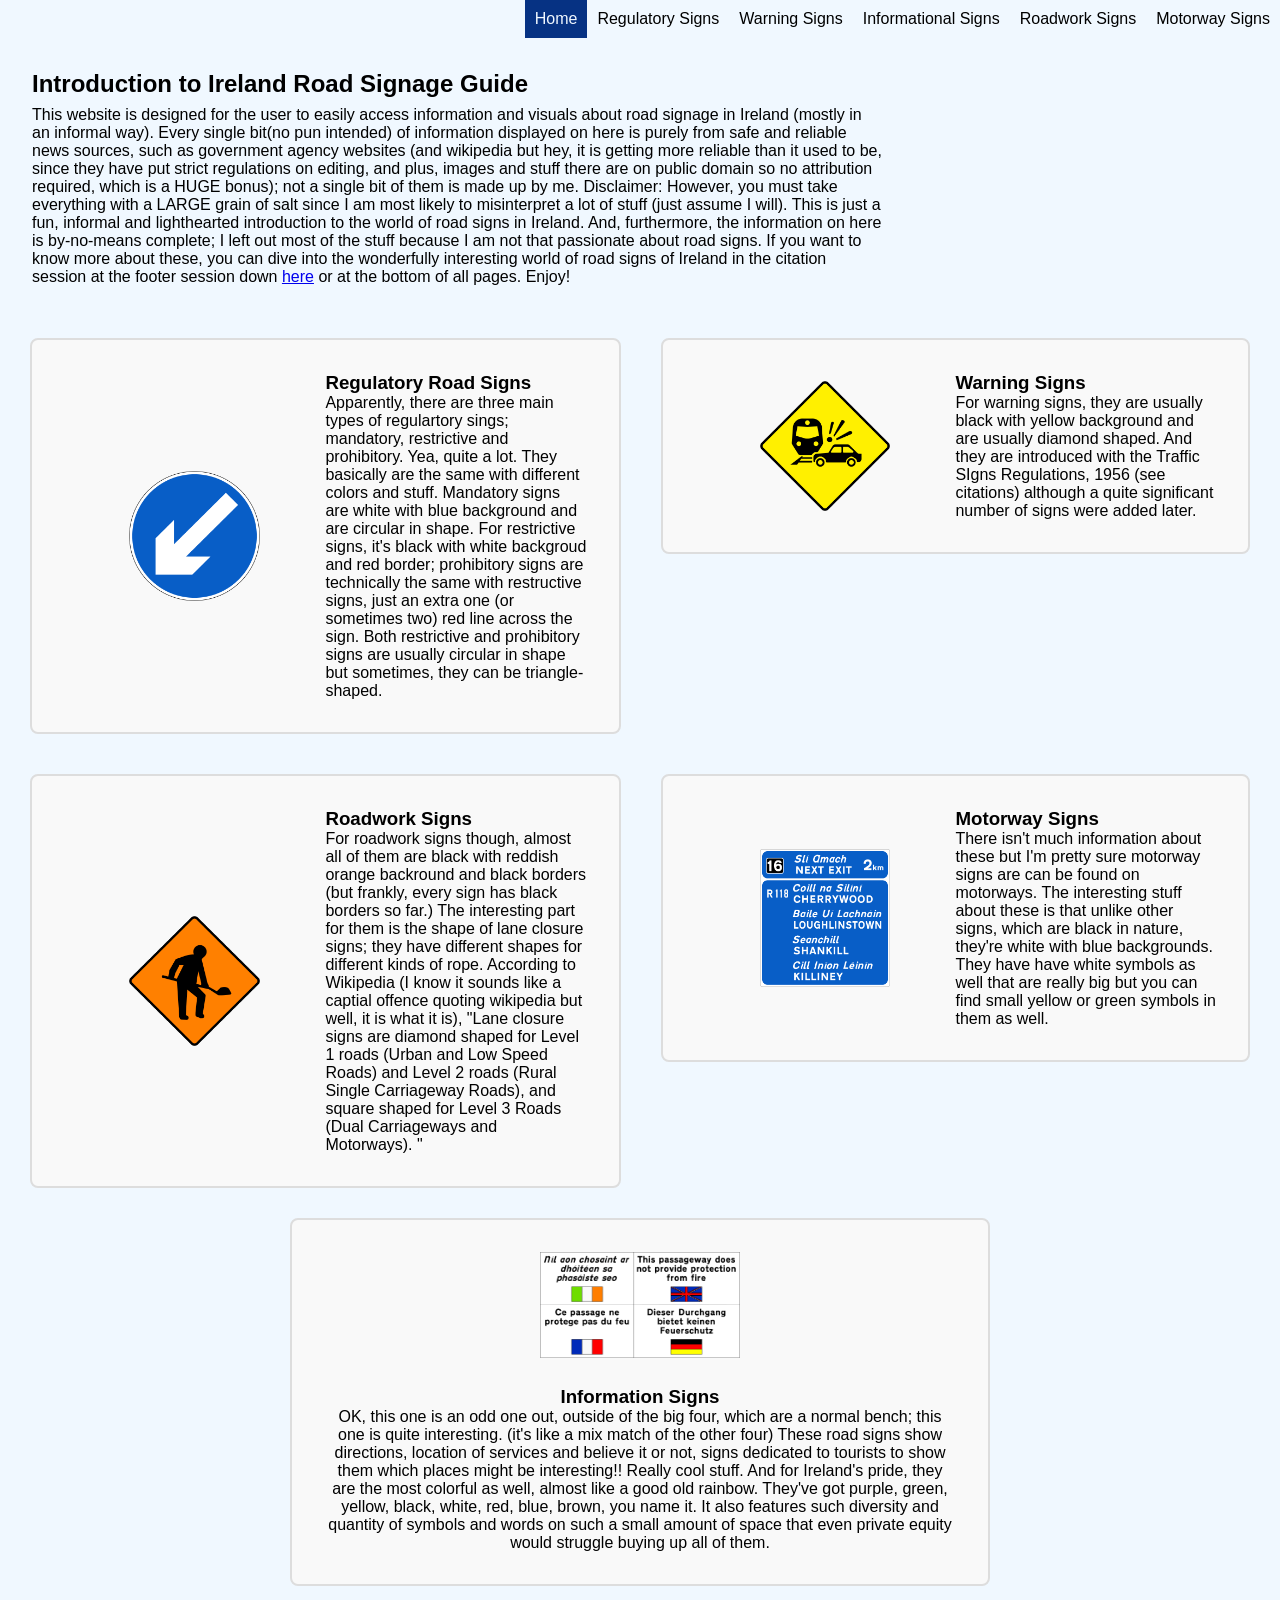
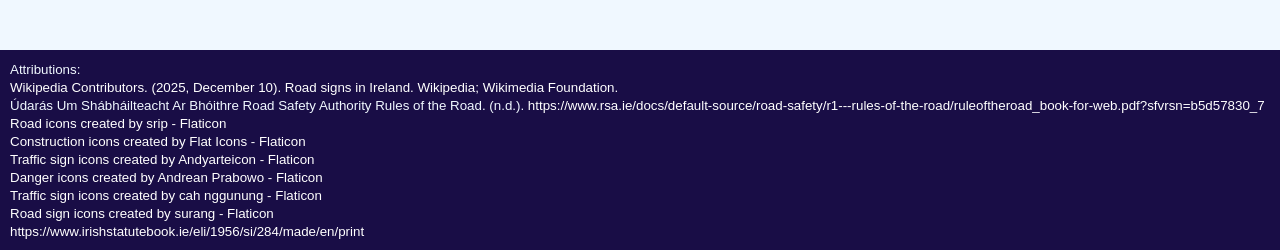
<file: index.html>
<!DOCTYPE html>
<html lang="en">
<head>
    <meta charset="UTF-8">
    <meta name="viewport" content="width=device-width, initial-scale=1.0">
    <title>Ireland's Road Signs</title>
    <link rel="stylesheet" href="style.css">
    <link rel="icon" type="image/x-icon" href="icons/road.png">
</head>
<body>
    <header class="web-header">
        <nav id="navbar">
            <a href="motorway.html">Motorway Signs</a>
            <a href="roadworks.html">Roadwork Signs</a>
            <a href="information.html">Informational Signs</a>
            <a href="warning.html">Warning Signs</a>
            <a href="regulatory.html">Regulatory Signs</a>
            <a href="index.html" style="background-color: rgb(6, 50, 131); color: aliceblue;"><div>Home</div></a>
        </nav>
    </header>
    <section class="homescreen">
        <div>
            <h1>Introduction to Ireland Road Signage Guide</h1>
            <p>
                This website is designed for the user to easily access information and
                visuals about road signage in Ireland (mostly in an informal way). Every single bit(no pun intended) of information
                displayed on here is purely from safe and reliable news sources, such as government agency
                websites (and wikipedia but hey, it is getting more reliable than it used to be, since they have put strict regulations 
                on editing, and plus, images and stuff there are on public domain so no
                attribution required, which is a HUGE bonus); not a single bit of them is made up by me. Disclaimer: However, you must take everything
                with a LARGE grain of salt since I am most likely to misinterpret a lot of stuff (just assume I will). This is just a fun, informal and lighthearted
                introduction to the world of road signs in Ireland. And, furthermore, the information
                on here is by-no-means complete; I left out most of the stuff because I am not that passionate about road signs. 
                If you want to know more about these, you can dive into the wonderfully interesting world of 
                road signs of Ireland in the citation session at the footer session down <a href="#citations">here</a> 
                or at the bottom of all pages. Enjoy!
            </p>
        </div>
    </section>
    <section class="explore-sec">
        <a href="regulatory.html" >
            <div class="sign-sec">
                <div class="image-box">
                    <img src="images/home/IE_road_sign_RUS-001.svg.png" alt="">
                </div>
                <div class="sign-info">
                    <h3>Regulatory Road Signs</h3>
                    <p>
                        Apparently, there are three main types of regulartory sings; mandatory, restrictive and prohibitory.
                        Yea, quite a lot. They basically are the same with different colors and stuff. Mandatory signs are white with
                        blue background and are circular in shape. For restrictive signs, it's black with white backgroud and red border;
                        prohibitory signs are technically the same with restructive signs, just an extra one (or sometimes two) red line across 
                        the sign. Both restrictive and prohibitory signs are usually circular in shape but sometimes, they can be triangle-shaped.
                    </p>
                </div>
            </div>
        </a>
        <a href="warning.html" >
            <div class="sign-sec">
                <div class="image-box">
                    <img src="images/home/IE_road_sign_W-126.svg.png" alt="">
                </div>
                <div class="sign-info">
                    <h3>Warning Signs</h3>
                    <p>
                        For warning signs, they are usually black with yellow background and are usually diamond shaped. And they are introduced with the
                        Traffic SIgns Regulations, 1956 (see citations) although a quite significant number of signs were added later.
                    </p>
                </div>
            </div>
        </a>
        <a href="roadworks.html" >
            <div class="sign-sec">
                <div class="image-box">
                    <img src="images/home/IE_road_sign_WK-001.svg.png" alt="">
                </div>
                <div class="sign-info">
                    <h3>Roadwork Signs</h3>
                    <p>
                        For roadwork signs though, almost all of them are black with reddish orange backround and black borders (but frankly, every sign has
                        black borders so far.) The interesting part for them is the shape of lane closure signs; they have different shapes for different kinds of rope.
                        According to Wikipedia (I know it sounds like a captial offence quoting wikipedia but well, it is what it is), "Lane closure signs
                        are diamond shaped for Level 1 roads (Urban and Low Speed Roads) and Level 2 roads (Rural Single Carriageway Roads), and square shaped for Level 3 
                        Roads (Dual Carriageways and Motorways). "
                    </p>
                </div>
            </div>
        </a>
        <a href="motorway.html" >
            <div class="sign-sec">
                <div class="image-box">
                    <img src="images/home/IE_2km_Next_Exit_Sign.svg.png" alt="">
                </div>
                <div class="sign-info">
                    <h3>Motorway Signs</h3>
                    <p>
                        There isn't much information about these but I'm pretty sure motorway signs are can be found on motorways.
                        The interesting stuff about these is that unlike other signs, which are black in nature, they're white with blue backgrounds.
                        They have have white symbols as well that are really big but you can find small yellow or green symbols in them as well.
                    </p>
                </div>
            </div>
        </a>
    </section>
    <section class="odd-one-out">
        <a href="information.html">
            <div class="odd-sign-sec">
                <div class="odd-image-box">
                    <img src="images/home/IE_road_sign_F-806.svg.png" alt="">
                </div>
                <div class="odd-sign-info">
                    <h3>Information Signs</h3>
                    <p>
                        OK, this one is an odd one out, outside of the big four, which are a normal bench; this one is quite interesting.
                        (it's like a mix match of the other four)
                        These road signs show directions, location of services and believe it or not, signs dedicated to tourists to show 
                        them which places might be interesting!! Really cool stuff. And for Ireland's pride, they are the most colorful as well,
                        almost like a good old rainbow. They've got purple, green, yellow, black, white, red, blue, brown, you name it. It also features
                        such diversity and quantity of symbols and words on such a small amount of space that even private equity would struggle buying up all of them. 
                    </p>
                </div>
            </div>
        </a>
    </section>
    <footer id="citations">
        <p>
            <small>Attributions:</small> <br>
            <small><a href="https://en.wikipedia.org/wiki/Road_signs_in_Ireland" target="_blank">Wikipedia Contributors. (2025, December 10). Road signs in Ireland. Wikipedia; Wikimedia Foundation.</a></small><br>
            <small>Údarás Um Shábháilteacht Ar Bhóithre Road Safety Authority Rules of the Road. (n.d.). <a href="https://www.rsa.ie/docs/default-source/road-safety/r1---rules-of-the-road/ruleoftheroad_book-for-web.pdf?sfvrsn=b5d57830_7" target="_blank">https://www.rsa.ie/docs/default-source/road-safety/r1---rules-of-the-road/ruleoftheroad_book-for-web.pdf?sfvrsn=b5d57830_7</a></small> <br>
            <small><a href="https://www.flaticon.com/free-icons/road" title="road icons" target="_blank">Road icons created by srip - Flaticon</a></small> <br>
            <small><a href="https://www.flaticon.com/free-icons/construction" title="construction icons" target="_blank">Construction icons created by Flat Icons - Flaticon</a></small> <br>
            <small><a href="https://www.flaticon.com/free-icons/traffic-sign" title="traffic sign icons" target="_blank">Traffic sign icons created by Andyarteicon - Flaticon</a></small> <br>
            <small><a href="https://www.flaticon.com/free-icons/danger" title="danger icons" target="_blank">Danger icons created by Andrean Prabowo - Flaticon</a></small> <br>
            <small><a href="https://www.flaticon.com/free-icons/traffic-sign" title="traffic sign icons" target="_blank">Traffic sign icons created by cah nggunung - Flaticon</a></small> <br>
            <small><a href="https://www.flaticon.com/free-icons/road-sign" title="road sign icons" target="_blank">Road sign icons created by surang - Flaticon</a></small> <br>
            <small><a href="https://www.irishstatutebook.ie/eli/1956/si/284/made/en/print" target="_blank">https://www.irishstatutebook.ie/eli/1956/si/284/made/en/print</a></small>
        </p>
    </footer>
</body>
</html>
</file>
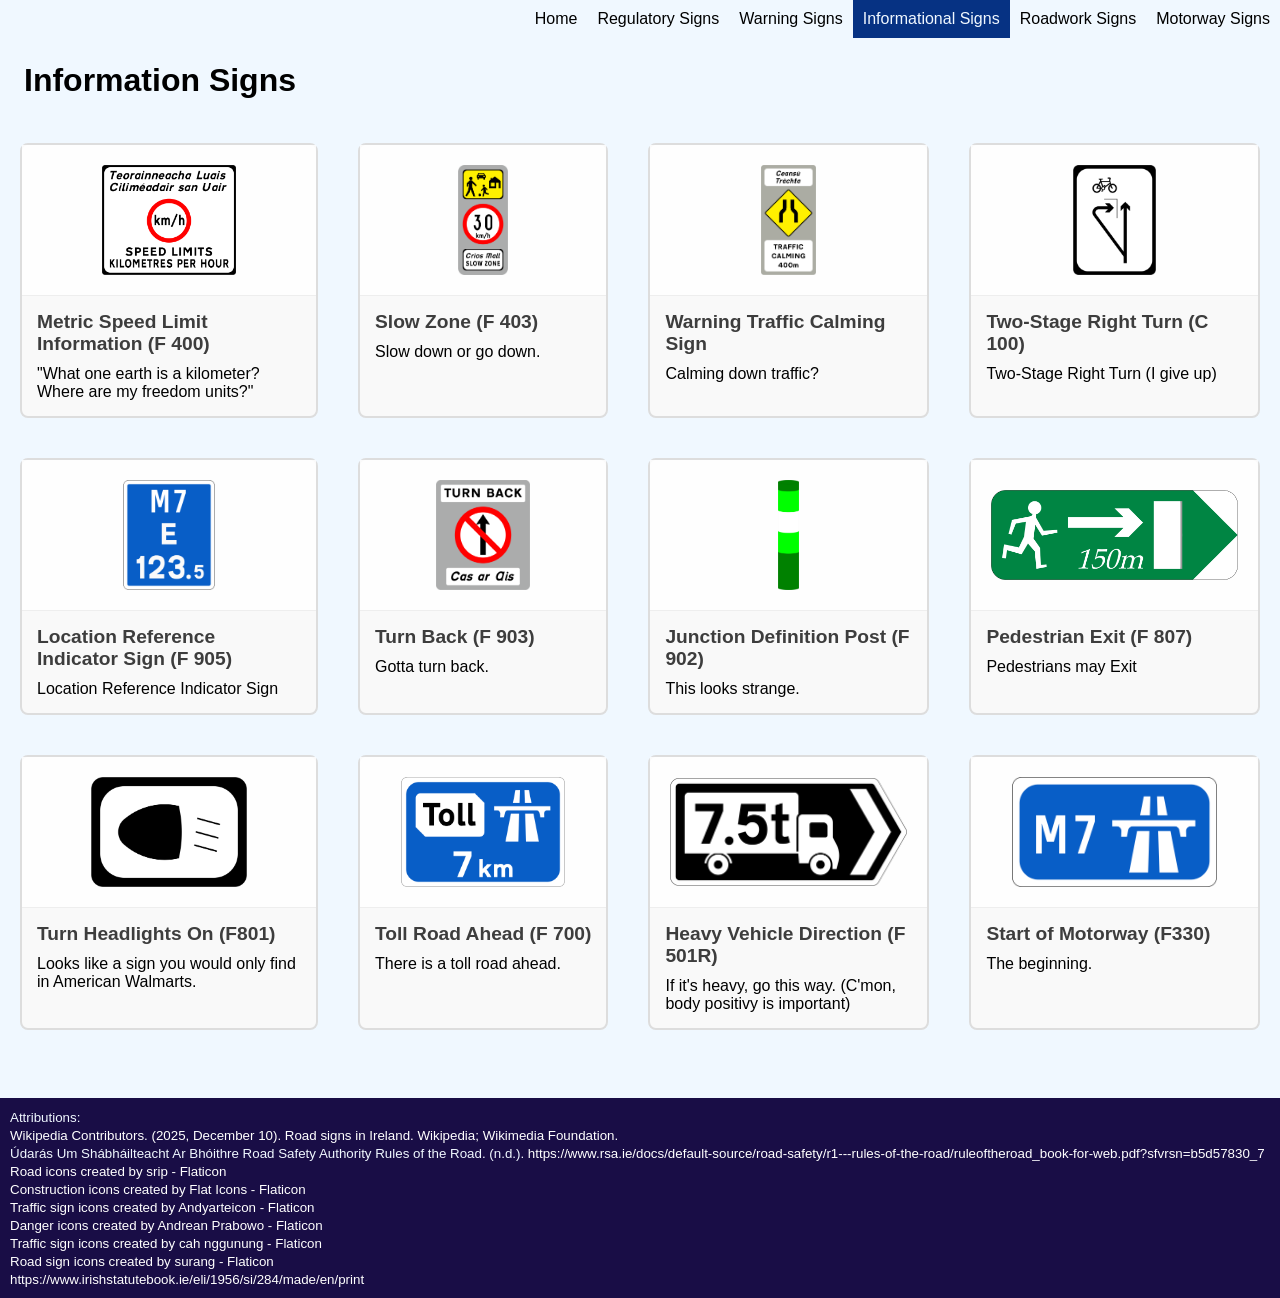
<file: information.html>
<!DOCTYPE html>
<html lang="en">
<head>
    <meta charset="UTF-8">
    <meta name="viewport" content="width=device-width, initial-scale=1.0">
    <title>Information Signs</title>
    <link rel="stylesheet" href="style.css">
    <link rel="stylesheet" href="styleforotherpages.css">
    <link rel="icon" type="image/x-icon" href="icons/information.png">
</head>
<body>
    <header class="web-header">
        <nav id="navbar">
            <a href="motorway.html">Motorway Signs</a>
            <a href="roadworks.html">Roadwork Signs</a>
            <a href="information.html" style="background-color: rgb(6, 50, 131); color: aliceblue;">Informational Signs</a>
            <a href="warning.html">Warning Signs</a>
            <a href="regulatory.html">Regulatory Signs</a>
            <a href="index.html"><div>Home</div></a>
        </nav>
    </header>
    <h1>
        Information Signs
    </h1>
    <section class="grid-sec">
        <div class="gridbox">
            <div class="image-box">
                <img src="images/information/IE_road_sign_F-400.svg.png" alt="Metric Speed Limit Information">
            </div>
            <div class="grid-info">
                <h3>Metric Speed Limit Information (F 400)</h3>
                <p>"What one earth is a kilometer? Where are my freedom units?"</p>
            </div>
        </div>
        <div class="gridbox">
            <div class="image-box">
                <img src="images/information/IE_road_sign_F-403.svg.png" alt="F 403 Slow Zone">
            </div>
            <div class="grid-info">
                <h3>Slow Zone (F 403)</h3>
                <p>Slow down or go down.</p>
            </div>
        </div>
        <div class="gridbox">
            <div class="image-box">
                <img src="images/information/IE_Traffic_Calming_400m_Sign.svg.png" alt="Warning Traffic Calming Sign">
            </div>
            <div class="grid-info">
                <h3>Warning Traffic Calming Sign</h3>
                <p>Calming down traffic?</p>
            </div>
        </div>
        <div class="gridbox">
            <div class="image-box">
                <img src="images/information/IE_road_sign_C-100.svg.png" alt="Two-Stage Right Turn">
            </div>
            <div class="grid-info">
                <h3>Two-Stage Right Turn (C 100)</h3>
                <p>Two-Stage Right Turn (I give up)</p>
            </div>
        </div>
        <div class="gridbox">
            <div class="image-box">
                <img src="images/information/IE_road_sign_F-905-B_(variant_1).svg.png" alt="Location Reference Indicator Sign">
            </div>
            <div class="grid-info">
                <h3>Location Reference Indicator Sign (F 905)</h3>
                <p>Location Reference Indicator Sign</p>
            </div>
        </div>
        <div class="gridbox">
            <div class="image-box">
                <img src="images/information/IE_road_sign_F-903.svg.png" alt="Turn Back">
            </div>
            <div class="grid-info">
                <h3>Turn Back (F 903)</h3>
                <p>Gotta turn back.</p>
            </div>
        </div>
        <div class="gridbox">
            <div class="image-box">
                <img src="images/information/IE_road_sign_F-902.svg.png" alt="Junction Definition Post">
            </div>
            <div class="grid-info">
                <h3>Junction Definition Post (F 902)</h3>
                <p>This looks strange.</p>
            </div>
        </div>
        <div class="gridbox">
            <div class="image-box">
                <img src="images/information/IE_road_sign_F-807B-R.svg.png" alt="Pedestrian Exit">
            </div>
            <div class="grid-info">
                <h3>Pedestrian Exit (F 807)</h3>
                <p>Pedestrians may Exit</p>
            </div>
        </div>
        <div class="gridbox">
            <div class="image-box">
                <img src="images/information/IE_road_sign_F-801.svg.png" alt="Turn Headlights On">
            </div>
            <div class="grid-info">
                <h3>Turn Headlights On (F801)</h3>
                <p>Looks like a sign you would only find in American Walmarts.</p>
            </div>
        </div>
        <div class="gridbox">
            <div class="image-box">
                <img src="images/information/IE_road_sign_F-700.svg.png" alt="Toll Road Ahead">
            </div>
            <div class="grid-info">
                <h3>Toll Road Ahead (F 700)</h3>
                <p>There is a toll road ahead.</p>
            </div>
        </div>
        <div class="gridbox">
            <div class="image-box">
                <img src="images/information/IE_road_sign_F-512R.svg.png" alt="Heavy Vehicle Direction">
            </div>
            <div class="grid-info">
                <h3>Heavy Vehicle Direction (F 501R)</h3>
                <p>If it's heavy, go this way. (C'mon, body positivy is important)</p>
            </div>
        </div>
        <div class="gridbox">
            <div class="image-box">
                <img src="images/information/IE_road_sign_F-330.svg.png" alt="Start of Motorway">
            </div>
            <div class="grid-info">
                <h3>Start of Motorway (F330)</h3>
                <p>The beginning.</p>
            </div>
        </div>
    </section>
    <footer id="citations">
        <p>
            <small>Attributions:</small> <br>
            <small><a href="https://en.wikipedia.org/wiki/Road_signs_in_Ireland" target="_blank">Wikipedia Contributors. (2025, December 10). Road signs in Ireland. Wikipedia; Wikimedia Foundation.</a></small><br>
            <small>Údarás Um Shábháilteacht Ar Bhóithre Road Safety Authority Rules of the Road. (n.d.). <a href="https://www.rsa.ie/docs/default-source/road-safety/r1---rules-of-the-road/ruleoftheroad_book-for-web.pdf?sfvrsn=b5d57830_7" target="_blank">https://www.rsa.ie/docs/default-source/road-safety/r1---rules-of-the-road/ruleoftheroad_book-for-web.pdf?sfvrsn=b5d57830_7</a></small> <br>
            <small><a href="https://www.flaticon.com/free-icons/road" title="road icons" target="_blank">Road icons created by srip - Flaticon</a></small> <br>
            <small><a href="https://www.flaticon.com/free-icons/construction" title="construction icons" target="_blank">Construction icons created by Flat Icons - Flaticon</a></small> <br>
            <small><a href="https://www.flaticon.com/free-icons/traffic-sign" title="traffic sign icons" target="_blank">Traffic sign icons created by Andyarteicon - Flaticon</a></small> <br>
            <small><a href="https://www.flaticon.com/free-icons/danger" title="danger icons" target="_blank">Danger icons created by Andrean Prabowo - Flaticon</a></small> <br>
            <small><a href="https://www.flaticon.com/free-icons/traffic-sign" title="traffic sign icons" target="_blank">Traffic sign icons created by cah nggunung - Flaticon</a></small> <br>
            <small><a href="https://www.flaticon.com/free-icons/road-sign" title="road sign icons" target="_blank">Road sign icons created by surang - Flaticon</a></small> <br>
            <small><a href="https://www.irishstatutebook.ie/eli/1956/si/284/made/en/print" target="_blank">https://www.irishstatutebook.ie/eli/1956/si/284/made/en/print</a></small>
        </p>
    </footer>
</body>
</html>
</file>
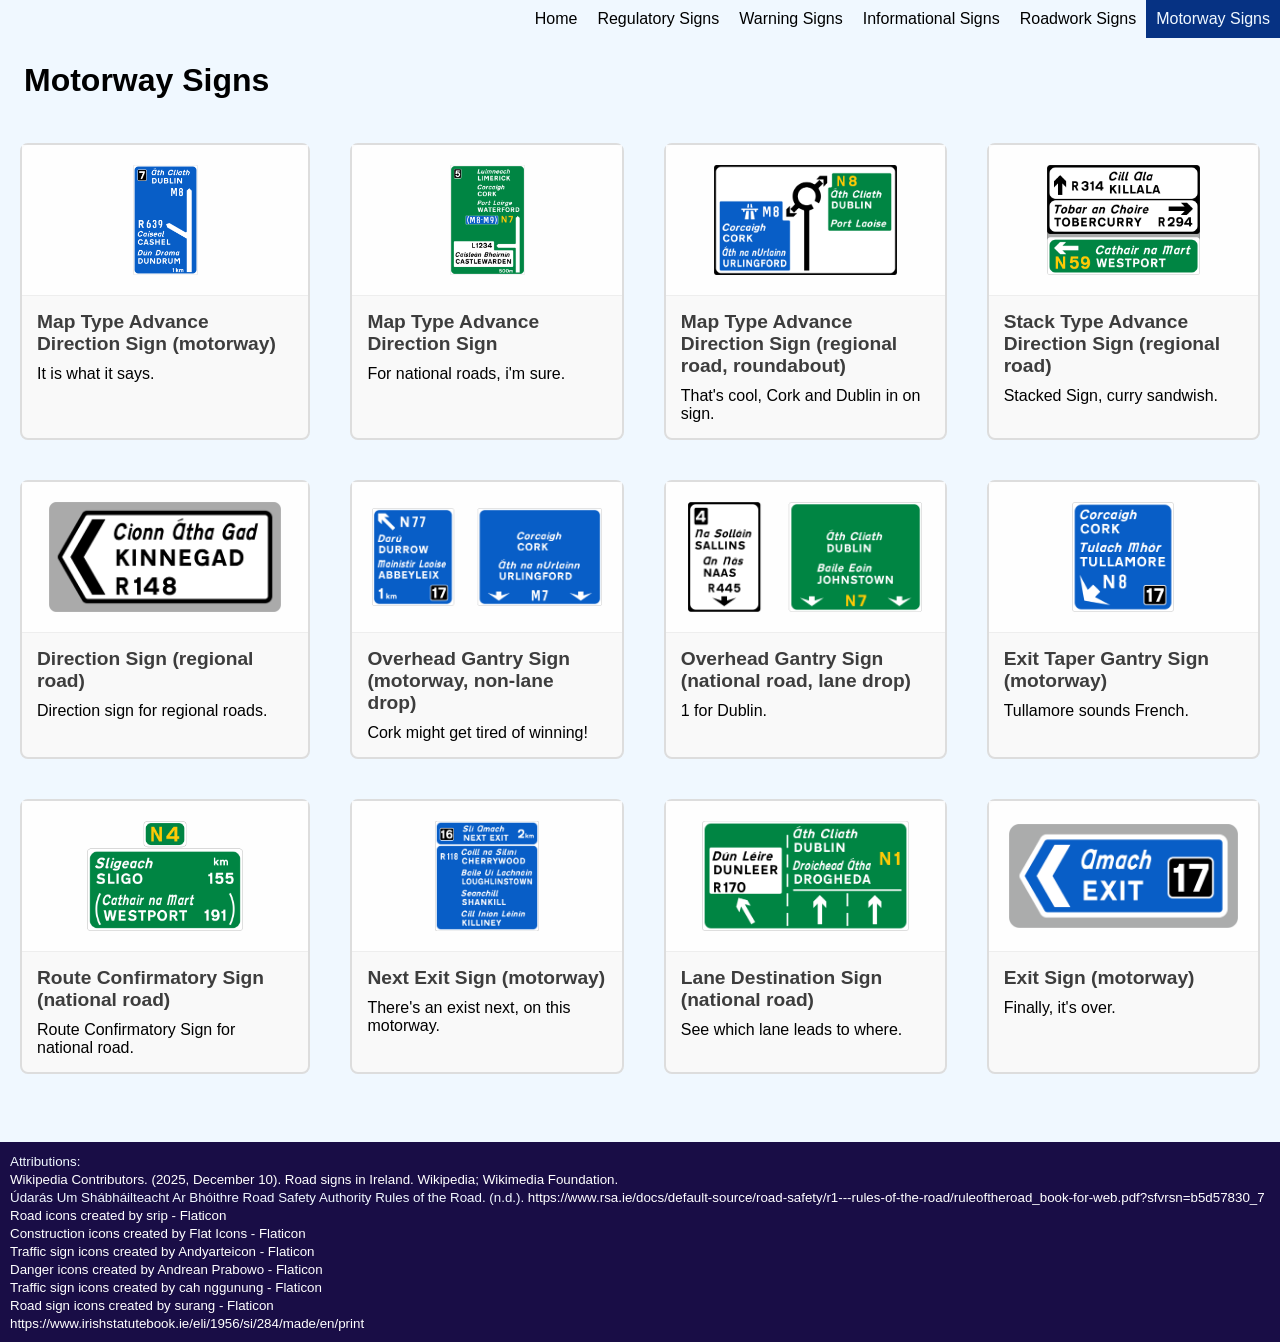
<file: motorway.html>
<!DOCTYPE html>
<html lang="en">
<head>
    <meta charset="UTF-8">
    <meta name="viewport" content="width=device-width, initial-scale=1.0">
    <title>Motorway Signs</title>
    <link rel="stylesheet" href="style.css">
    <link rel="stylesheet" href="styleforotherpages.css">
    <link rel="icon" type="image/x-icon" href="icons/motorway.png">
</head>
<body>
    <header class="web-header">
        <nav id="navbar">
            <a href="motorway.html" style="background-color: rgb(6, 50, 131); color: aliceblue;">Motorway Signs</a>
            <a href="roadworks.html">Roadwork Signs</a>
            <a href="information.html">Informational Signs</a>
            <a href="warning.html">Warning Signs</a>
            <a href="regulatory.html">Regulatory Signs</a>
            <a href="index.html"><div>Home</div></a>
        </nav>
    </header>
    <h1>
        Motorway Signs
    </h1>
    <section class="grid-sec">
        <div class="gridbox">
            <div class="image-box">
                <img src="images/motorway/IE_Advance_Direction_Sign_at_1km.svg.png" alt="Map Type Advance Direction Sign (motorway)">
            </div>
            <div class="grid-info">
                <h3>Map Type Advance Direction Sign (motorway)</h3>
                <p>It is what it says.</p>
            </div>
        </div>
        <div class="gridbox">
            <div class="image-box">
                <img src="images/motorway/IE_Advance_Direction_Sign_at_a_Compact_Junction.svg.png" alt="Map Type Advance Direction Sign ">
            </div>
            <div class="grid-info">
                <h3>Map Type Advance Direction Sign </h3>
                <p>For national roads, i'm sure.</p>
            </div>
        </div>
        <div class="gridbox">
            <div class="image-box">
                <img src="images/motorway/IE_Map_Type_Roundabout_Sign_on_Regional_Route.svg.png" alt="Map Type Advance Direction Sign (regional road, roundabout)">
            </div>
            <div class="grid-info">
                <h3>Map Type Advance Direction Sign (regional road, roundabout)</h3>
                <p>That's cool, Cork and Dublin in on sign.</p>
            </div>
        </div>
        <div class="gridbox">
            <div class="image-box">
                <img src="images/motorway/IE_Stack_Sign_with_Grouped_Panels.svg.png" alt="Stack Type Advance Direction Sign (regional road)">
            </div>
            <div class="grid-info">
                <h3>Stack Type Advance Direction Sign (regional road)</h3>
                <p>Stacked Sign, curry sandwish.</p>
            </div>
        </div>
        <div class="gridbox">
            <div class="image-box">
                <img src="images/motorway/IE_Direction_Sign.svg.png" alt="Direction Sign (regional road)">
            </div>
            <div class="grid-info">
                <h3>Direction Sign (regional road)</h3>
                <p>Direction sign for regional roads.</p>
            </div>
        </div>
        <div class="gridbox">
            <div class="image-box">
                <img src="images/motorway/IE_Non-Lane_Drop_Gantry_Sign.svg.png" alt="Overhead Gantry Sign (motorway, non-lane drop)">
            </div>
            <div class="grid-info">
                <h3>Overhead Gantry Sign (motorway, non-lane drop)</h3>
                <p>Cork might get tired of winning!</p>
            </div>
        </div>
        <div class="gridbox">
            <div class="image-box">
                <img src="images/motorway/IE_Lane_Drop_Gantry_Sign_with_a_Regional_Diverge_Panel.svg.png" alt="Overhead Gantry Sign (national road, lane drop)">
            </div>
            <div class="grid-info">
                <h3>Overhead Gantry Sign (national road, lane drop)</h3>
                <p>1 for Dublin.</p>
            </div>
        </div>
        <div class="gridbox">
            <div class="image-box">
                <img src="images/motorway/IE_Exit_Taper_Gantry_Sign_for_a_National_Route.svg.png" alt="Exit Taper Gantry Sign (motorway)">
            </div>
            <div class="grid-info">
                <h3>Exit Taper Gantry Sign (motorway)</h3>
                <p>Tullamore sounds French.</p>
            </div>
        </div>
        <div class="gridbox">
            <div class="image-box">
                <img src="images/motorway/IE_Route_Confirmatory_Sign_with_a_Spur_Route.svg.png" alt="Route Confirmatory Sign (national road)">
            </div>
            <div class="grid-info">
                <h3>Route Confirmatory Sign (national road)</h3>
                <p>Route Confirmatory Sign for national road.</p>
            </div>
        </div>
        <div class="gridbox">
            <div class="image-box">
                <img src="images/motorway/IE_2km_Next_Exit_Sign.svg.png" alt="Next Exit Sign (motorway)">
            </div>
            <div class="grid-info">
                <h3>Next Exit Sign (motorway)</h3>
                <p>There's an exist next, on this motorway.</p>
            </div>
        </div>
        <div class="gridbox">
            <div class="image-box">
                <img src="images/motorway/IE_Lane_Destination_Sign.svg.png" alt="Lane Destination Sign (national road)">
            </div>
            <div class="grid-info">
                <h3>Lane Destination Sign (national road)</h3>
                <p>See which lane leads to where.</p>
            </div>
        </div>
        <div class="gridbox">
            <div class="image-box">
                <img src="images/motorway/IE_Exit_Sign_with_Junction_Number_Panel_(blue).svg.png" alt="Exit Sign (motorway)">
            </div>
            <div class="grid-info">
                <h3>Exit Sign (motorway)</h3>
                <p>Finally, it's over.</p>
            </div>
        </div>
    </section>
    <footer id="citations">
        <p>
            <small>Attributions:</small> <br>
            <small><a href="https://en.wikipedia.org/wiki/Road_signs_in_Ireland" target="_blank">Wikipedia Contributors. (2025, December 10). Road signs in Ireland. Wikipedia; Wikimedia Foundation.</a></small><br>
            <small>Údarás Um Shábháilteacht Ar Bhóithre Road Safety Authority Rules of the Road. (n.d.). <a href="https://www.rsa.ie/docs/default-source/road-safety/r1---rules-of-the-road/ruleoftheroad_book-for-web.pdf?sfvrsn=b5d57830_7" target="_blank">https://www.rsa.ie/docs/default-source/road-safety/r1---rules-of-the-road/ruleoftheroad_book-for-web.pdf?sfvrsn=b5d57830_7</a></small> <br>
            <small><a href="https://www.flaticon.com/free-icons/road" title="road icons" target="_blank">Road icons created by srip - Flaticon</a></small> <br>
            <small><a href="https://www.flaticon.com/free-icons/construction" title="construction icons" target="_blank">Construction icons created by Flat Icons - Flaticon</a></small> <br>
            <small><a href="https://www.flaticon.com/free-icons/traffic-sign" title="traffic sign icons" target="_blank">Traffic sign icons created by Andyarteicon - Flaticon</a></small> <br>
            <small><a href="https://www.flaticon.com/free-icons/danger" title="danger icons" target="_blank">Danger icons created by Andrean Prabowo - Flaticon</a></small> <br>
            <small><a href="https://www.flaticon.com/free-icons/traffic-sign" title="traffic sign icons" target="_blank">Traffic sign icons created by cah nggunung - Flaticon</a></small> <br>
            <small><a href="https://www.flaticon.com/free-icons/road-sign" title="road sign icons" target="_blank">Road sign icons created by surang - Flaticon</a></small> <br>
            <small><a href="https://www.irishstatutebook.ie/eli/1956/si/284/made/en/print" target="_blank">https://www.irishstatutebook.ie/eli/1956/si/284/made/en/print</a></small>
        </p>
    </footer>
</body>
</html>
</file>
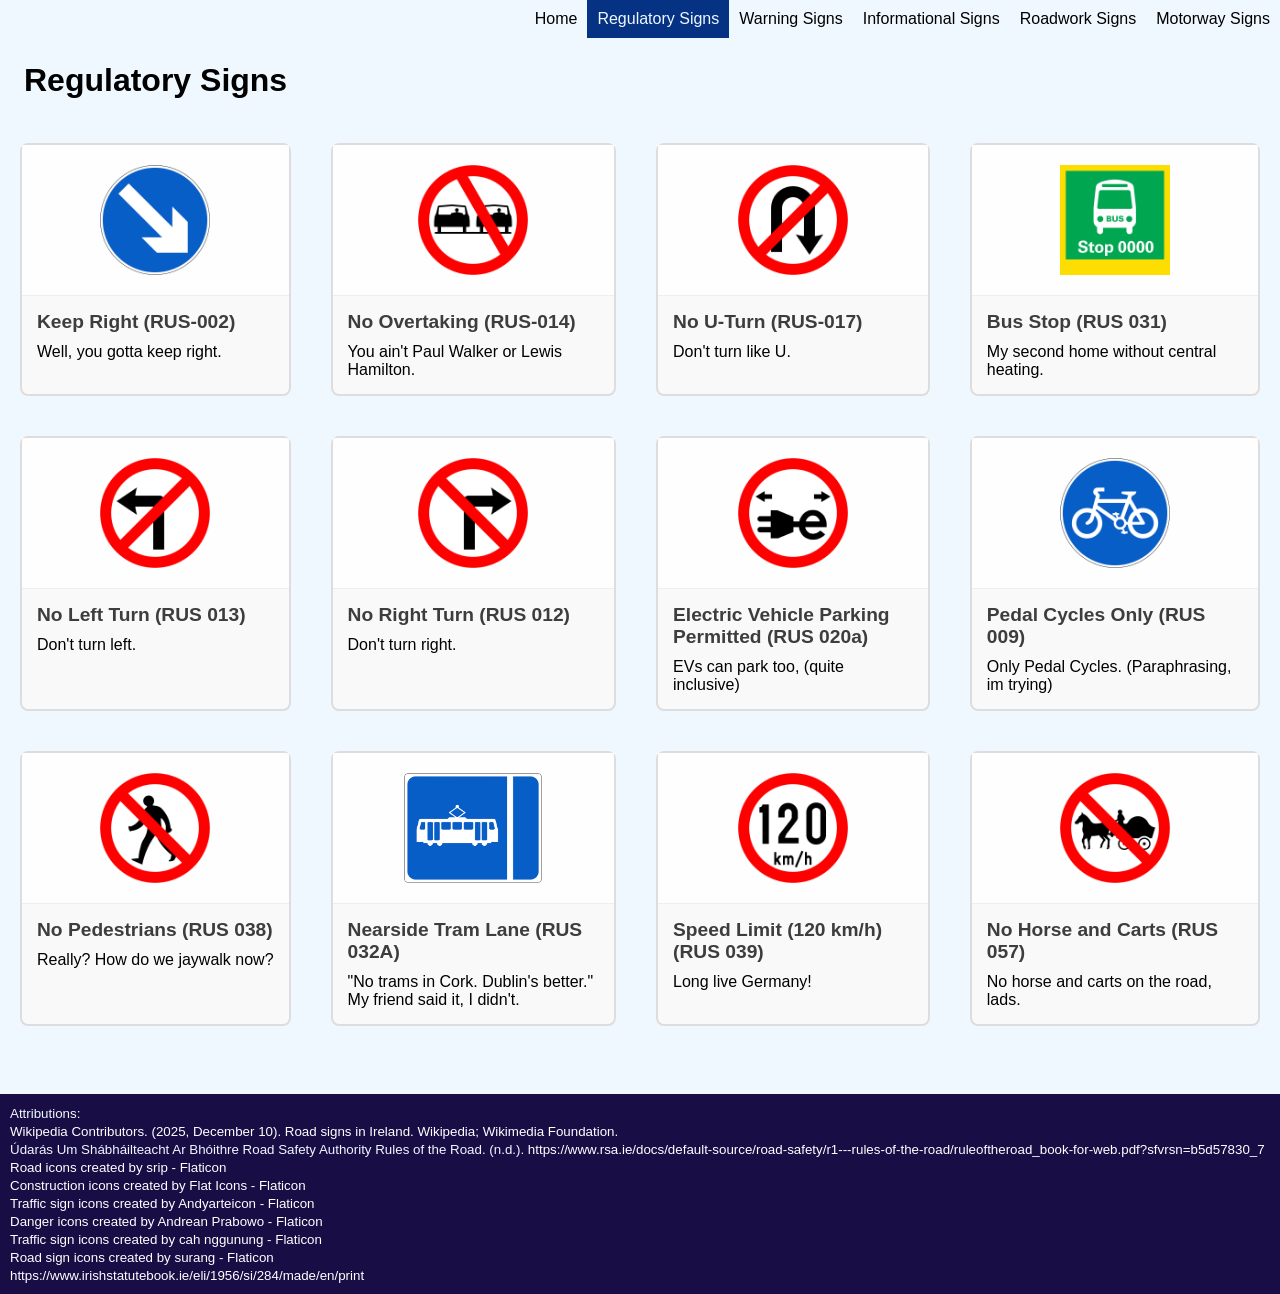
<file: regulatory.html>
<!DOCTYPE html>
<html lang="en">
<head>
    <meta charset="UTF-8">
    <meta name="viewport" content="width=device-width, initial-scale=1.0">
    <title>Regulatory Signs</title>
    <link rel="stylesheet" href="style.css">
    <link rel="stylesheet" href="styleforotherpages.css">
    <link rel="icon" type="image/x-icon" href="icons/ahead-only.png">
</head>
<body>
    <header class="web-header">
        <nav id="navbar">
            <a href="motorway.html">Motorway Signs</a>
            <a href="roadworks.html">Roadwork Signs</a>
            <a href="information.html">Informational Signs</a>
            <a href="warning.html">Warning Signs</a>
            <a href="regulatory.html" style="background-color: rgb(6, 50, 131); color: aliceblue;">Regulatory Signs</a>
            <a href="index.html"><div>Home</div></a>
        </nav>
    </header>
    <h1>
        Regulatory Signs
    </h1>
    <section class="grid-sec">
        <div class="gridbox">
            <div class="image-box">
                <img src="images/regulatory/IE_road_sign_RUS-002.svg.png" alt="Keep Right">
            </div>
            <div class="grid-info">
                <h3>Keep Right (RUS-002)</h3>
                <p>Well, you gotta keep right.</p>
            </div>
        </div>
        <div class="gridbox">
            <div class="image-box">
                <img src="images/regulatory/IE_road_sign_RUS-014.svg.png" alt="No Overtaking">
            </div>
            <div class="grid-info">
                <h3>No Overtaking (RUS-014)</h3>
                <p>You ain't Paul Walker or Lewis Hamilton.</p>
            </div>
        </div>
        <div class="gridbox">
            <div class="image-box">
                <img src="images/regulatory/IE_road_sign_RUS-017.svg.png" alt="No U-Turn">
            </div>
            <div class="grid-info">
                <h3>No U-Turn (RUS-017)</h3>
                <p>Don't turn like U.</p>
            </div>
        </div>
        <div class="gridbox">
            <div class="image-box">
                <img src="images/regulatory/IE_road_sign_RUS-031_(square).svg.png" alt="Bus Stop">
            </div>
            <div class="grid-info">
                <h3>Bus Stop (RUS 031)</h3>
                <p>My second home without central heating.</p>
            </div>
        </div>
        <div class="gridbox">
            <div class="image-box">
                <img src="images/regulatory/IE_road_sign_RUS-013.svg.png" alt="No Left Turn">
            </div>
            <div class="grid-info">
                <h3>No Left Turn (RUS 013)</h3>
                <p>Don't turn left.</p>
            </div>
        </div>
        <div class="gridbox">
            <div class="image-box">
                <img src="images/regulatory/IE_road_sign_RUS-012.svg.png" alt="No Right Turn">
            </div>
            <div class="grid-info">
                <h3>No Right Turn (RUS 012)</h3>
                <p>Don't turn right.</p>
            </div>
        </div>
        <div class="gridbox">
            <div class="image-box">
                <img src="images/regulatory/IE_road_sign_RUS-020a.svg.png" alt="Electric Vehicle Parking Permitted">
            </div>
            <div class="grid-info">
                <h3>Electric Vehicle Parking Permitted (RUS 020a)</h3>
                <p>EVs can park too, (quite inclusive)</p>
            </div>
        </div>
        <div class="gridbox">
            <div class="image-box">
                <img src="images/regulatory/IE_road_sign_RUS-009.svg.png" alt="Pedal Cycles Only">
            </div>
            <div class="grid-info">
                <h3>Pedal Cycles Only (RUS 009)</h3>
                <p>Only Pedal Cycles. (Paraphrasing, im trying)</p>
            </div>
        </div>
        <div class="gridbox">
            <div class="image-box">
                <img src="images/regulatory/IE_road_sign_RUS-038.svg.png" alt="No Pedestrians">
            </div>
            <div class="grid-info">
                <h3>No Pedestrians (RUS 038)</h3>
                <p>Really? How do we jaywalk now?</p>
            </div>
        </div>
        <div class="gridbox">
            <div class="image-box">
                <img src="images/regulatory/IE_road_sign_RUS-036.svg.png" alt="Nearside Tram Lane">
            </div>
            <div class="grid-info">
                <h3>Nearside Tram Lane (RUS 032A)</h3>
                <p>"No trams in Cork. Dublin's better." My friend said it, I didn't.</p>
            </div>
        </div>
        <div class="gridbox">
            <div class="image-box">
                <img src="images/regulatory/IE_road_sign_RUS-039.svg.png" alt="Speed Limit (120 km/h)">
            </div>
            <div class="grid-info">
                <h3>Speed Limit (120 km/h) (RUS 039)</h3>
                <p>Long live Germany!</p>
            </div>
        </div>
        <div class="gridbox">
            <div class="image-box">
                <img src="images/regulatory/IE_road_sign_RUS-057.svg.png" alt="No Horse and Carts">
            </div>
            <div class="grid-info">
                <h3>No Horse and Carts (RUS 057)</h3>
                <p>No horse and carts on the road, lads.</p>
            </div>
        </div>
    </section>
    <footer id="citations">
        <p>
            <small>Attributions:</small> <br>
            <small><a href="https://en.wikipedia.org/wiki/Road_signs_in_Ireland" target="_blank">Wikipedia Contributors. (2025, December 10). Road signs in Ireland. Wikipedia; Wikimedia Foundation.</a></small><br>
            <small>Údarás Um Shábháilteacht Ar Bhóithre Road Safety Authority Rules of the Road. (n.d.). <a href="https://www.rsa.ie/docs/default-source/road-safety/r1---rules-of-the-road/ruleoftheroad_book-for-web.pdf?sfvrsn=b5d57830_7" target="_blank">https://www.rsa.ie/docs/default-source/road-safety/r1---rules-of-the-road/ruleoftheroad_book-for-web.pdf?sfvrsn=b5d57830_7</a></small> <br>
            <small><a href="https://www.flaticon.com/free-icons/road" title="road icons" target="_blank">Road icons created by srip - Flaticon</a></small> <br>
            <small><a href="https://www.flaticon.com/free-icons/construction" title="construction icons" target="_blank">Construction icons created by Flat Icons - Flaticon</a></small> <br>
            <small><a href="https://www.flaticon.com/free-icons/traffic-sign" title="traffic sign icons" target="_blank">Traffic sign icons created by Andyarteicon - Flaticon</a></small> <br>
            <small><a href="https://www.flaticon.com/free-icons/danger" title="danger icons" target="_blank">Danger icons created by Andrean Prabowo - Flaticon</a></small> <br>
            <small><a href="https://www.flaticon.com/free-icons/traffic-sign" title="traffic sign icons" target="_blank">Traffic sign icons created by cah nggunung - Flaticon</a></small> <br>
            <small><a href="https://www.flaticon.com/free-icons/road-sign" title="road sign icons" target="_blank">Road sign icons created by surang - Flaticon</a></small> <br>
            <small><a href="https://www.irishstatutebook.ie/eli/1956/si/284/made/en/print" target="_blank">https://www.irishstatutebook.ie/eli/1956/si/284/made/en/print</a></small>
        </p>
    </footer>
</body>
</html>
</file>
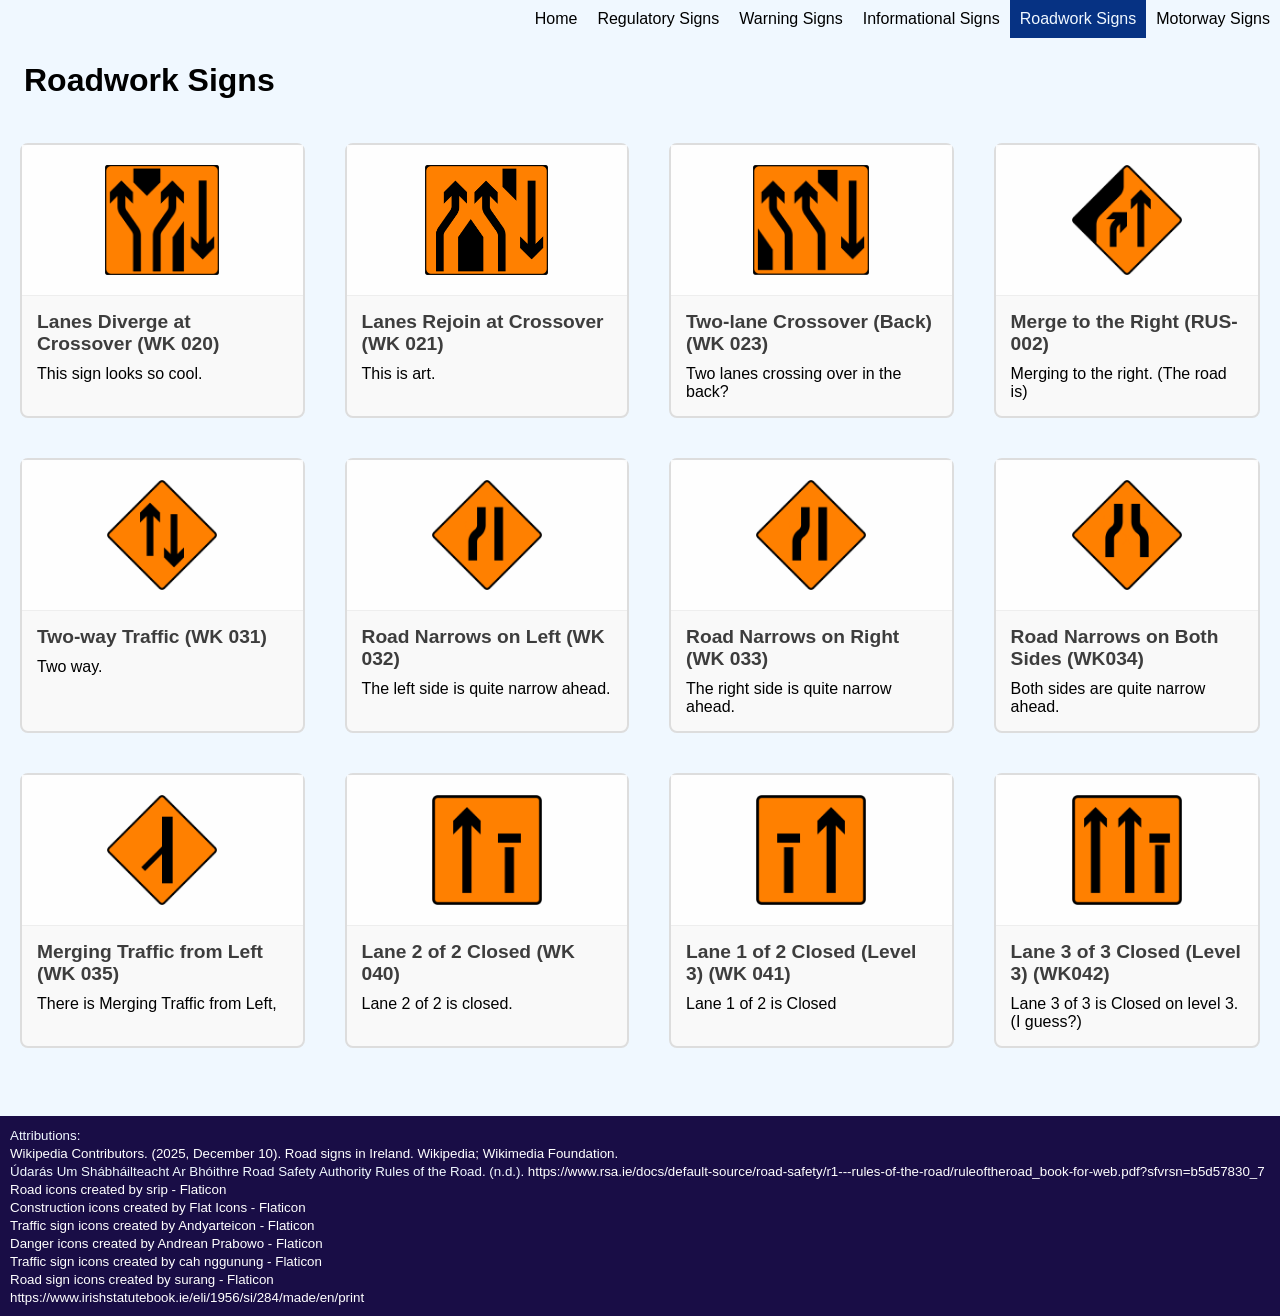
<file: roadworks.html>
<!DOCTYPE html>
<html lang="en">
<head>
    <meta charset="UTF-8">
    <meta name="viewport" content="width=device-width, initial-scale=1.0">
    <title>Roadwork Signs</title>
    <link rel="stylesheet" href="style.css">
    <link rel="stylesheet" href="styleforotherpages.css">
    <link rel="icon" type="image/x-icon" href="icons/roadwork.png">
</head>
<body>
    <header class="web-header">
        <nav id="navbar">
            <a href="motorway.html">Motorway Signs</a>
            <a href="roadworks.html" style="background-color: rgb(6, 50, 131); color: aliceblue;">Roadwork Signs</a>
            <a href="information.html">Informational Signs</a>
            <a href="warning.html">Warning Signs</a>
            <a href="regulatory.html">Regulatory Signs</a>
            <a href="index.html"><div>Home</div></a>
        </nav>
    </header>
    <h1>Roadwork Signs</h1>
    <section class="grid-sec">
        <div class="gridbox">
            <div class="image-box">
                <img src="images/roadworks/IE_road_sign_WK-020.svg.png" alt="Lanes Diverge at Crossover">
            </div>
            <div class="grid-info">
                <h3>Lanes Diverge at Crossover (WK 020)</h3>
                <p>This sign looks so cool.</p>
            </div>
        </div>
        <div class="gridbox">
            <div class="image-box">
                <img src="images/roadworks/IE_road_sign_WK-021.svg.png" alt="Lanes Rejoin at Crossover">
            </div>
            <div class="grid-info">
                <h3>Lanes Rejoin at Crossover (WK 021)</h3>
                <p>This is art.</p>
            </div>
        </div>
        <div class="gridbox">
            <div class="image-box">
                <img src="images/roadworks/IE_road_sign_WK-023.svg.png" alt="Two-lane Crossover (Back)">
            </div>
            <div class="grid-info">
                <h3>Two-lane Crossover (Back) (WK 023)</h3>
                <p>Two lanes crossing over in the back?</p>
            </div>
        </div>
        <div class="gridbox">
            <div class="image-box">
                <img src="images/roadworks/IE_road_sign_WK-024.svg.png" alt="Merge to the Right">
            </div>
            <div class="grid-info">
                <h3>Merge to the Right (RUS-002)</h3>
                <p>Merging to the right. (The road is)</p>
            </div>
        </div>
        <div class="gridbox">
            <div class="image-box">
                <img src="images/roadworks/IE_road_sign_WK-031.svg.png" alt="Two-way Traffic">
            </div>
            <div class="grid-info">
                <h3>Two-way Traffic (WK 031)</h3>
                <p>Two way.</p>
            </div>
        </div>
        <div class="gridbox">
            <div class="image-box">
                <img src="images/roadworks/IE_road_sign_WK-032.svg.png" alt="Road Narrows on Left">
            </div>
            <div class="grid-info">
                <h3>Road Narrows on Left (WK 032)</h3>
                <p>The left side is quite narrow ahead.</p>
            </div>
        </div>
        <div class="gridbox">
            <div class="image-box">
                <img src="images/roadworks/IE_road_sign_WK-032.svg.png" alt="Road Narrows on Right">
            </div>
            <div class="grid-info">
                <h3>Road Narrows on Right (WK 033)</h3>
                <p>The right side is quite narrow ahead.</p>
            </div>
        </div>
        <div class="gridbox">
            <div class="image-box">
                <img src="images/roadworks/IE_road_sign_WK-034.svg.png" alt="Road Narrows on Both Sides">
            </div>
            <div class="grid-info">
                <h3>Road Narrows on Both Sides (WK034)</h3>
                <p>Both sides are quite narrow ahead.</p>
            </div>
        </div>
        <div class="gridbox">
            <div class="image-box">
                <img src="images/roadworks/IE_road_sign_WK-035.svg.png" alt="Merging Traffic from Left">
            </div>
            <div class="grid-info">
                <h3>Merging Traffic from Left (WK 035)</h3>
                <p>There is Merging Traffic from Left,</p>
            </div>
        </div>
        <div class="gridbox">
            <div class="image-box">
                <img src="images/roadworks/IE_road_sign_WK-040.svg.png" alt="Lane 2 of 2 Closed">
            </div>
            <div class="grid-info">
                <h3>Lane 2 of 2 Closed (WK 040)</h3>
                <p>Lane 2 of 2 is closed.</p>
            </div>
        </div>
        <div class="gridbox">
            <div class="image-box">
                <img src="images/roadworks/IE_road_sign_WK-041.svg.png" alt="Lane 1 of 2 Closed (Level 3)">
            </div>
            <div class="grid-info">
                <h3>Lane 1 of 2 Closed (Level 3) (WK 041)</h3>
                <p>Lane 1 of 2 is Closed</p>
            </div>
        </div>
        <div class="gridbox">
            <div class="image-box">
                <img src="images/roadworks/IE_road_sign_WK-042.svg.png" alt="Lane 3 of 3 Closed (Level 3)">
            </div>
            <div class="grid-info">
                <h3>Lane 3 of 3 Closed (Level 3) (WK042)</h3>
                <p>Lane 3 of 3 is Closed on level 3. (I guess?)</p>
            </div>
        </div>
    </section>
    <footer id="citations">
        <p>
            <small>Attributions:</small> <br>
            <small><a href="https://en.wikipedia.org/wiki/Road_signs_in_Ireland" target="_blank">Wikipedia Contributors. (2025, December 10). Road signs in Ireland. Wikipedia; Wikimedia Foundation.</a></small><br>
            <small>Údarás Um Shábháilteacht Ar Bhóithre Road Safety Authority Rules of the Road. (n.d.). <a href="https://www.rsa.ie/docs/default-source/road-safety/r1---rules-of-the-road/ruleoftheroad_book-for-web.pdf?sfvrsn=b5d57830_7" target="_blank">https://www.rsa.ie/docs/default-source/road-safety/r1---rules-of-the-road/ruleoftheroad_book-for-web.pdf?sfvrsn=b5d57830_7</a></small> <br>
            <small><a href="https://www.flaticon.com/free-icons/road" title="road icons" target="_blank">Road icons created by srip - Flaticon</a></small> <br>
            <small><a href="https://www.flaticon.com/free-icons/construction" title="construction icons" target="_blank">Construction icons created by Flat Icons - Flaticon</a></small> <br>
            <small><a href="https://www.flaticon.com/free-icons/traffic-sign" title="traffic sign icons" target="_blank">Traffic sign icons created by Andyarteicon - Flaticon</a></small> <br>
            <small><a href="https://www.flaticon.com/free-icons/danger" title="danger icons" target="_blank">Danger icons created by Andrean Prabowo - Flaticon</a></small> <br>
            <small><a href="https://www.flaticon.com/free-icons/traffic-sign" title="traffic sign icons" target="_blank">Traffic sign icons created by cah nggunung - Flaticon</a></small> <br>
            <small><a href="https://www.flaticon.com/free-icons/road-sign" title="road sign icons" target="_blank">Road sign icons created by surang - Flaticon</a></small> <br>
            <small><a href="https://www.irishstatutebook.ie/eli/1956/si/284/made/en/print" target="_blank">https://www.irishstatutebook.ie/eli/1956/si/284/made/en/print</a></small>
        </p>
    </footer>
</body>
</html>
</file>
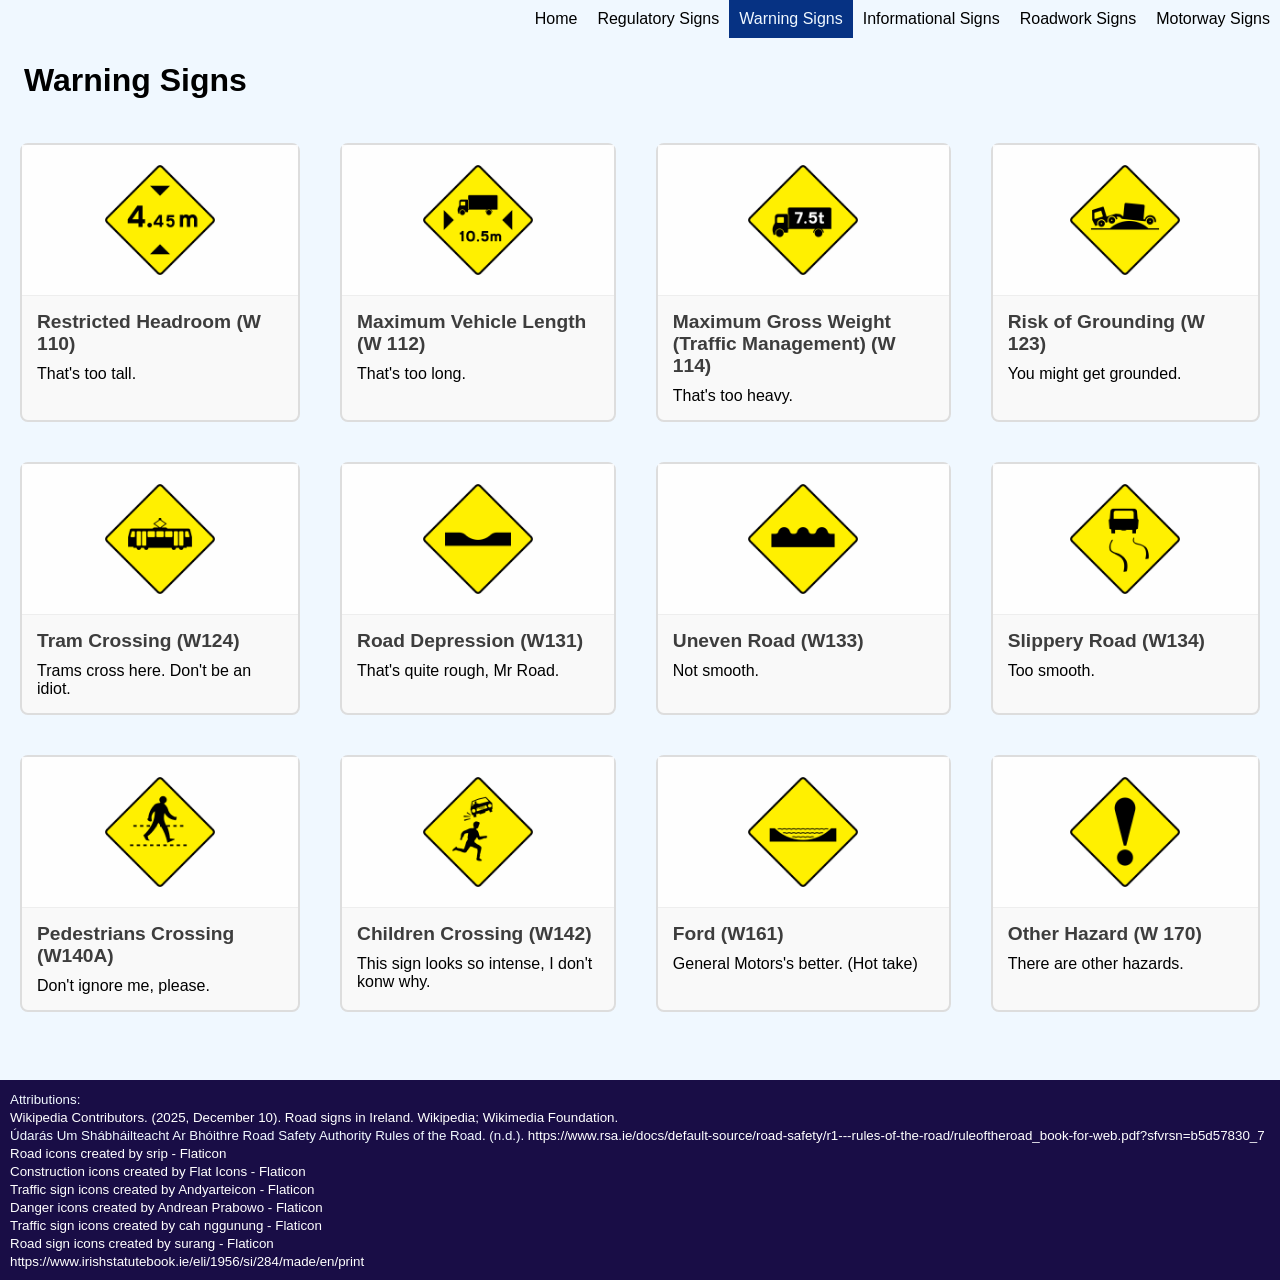
<file: warning.html>
<!DOCTYPE html>
<html lang="en">
<head>
    <meta charset="UTF-8">
    <meta name="viewport" content="width=device-width, initial-scale=1.0">
    <title>Warning Signs</title>
    <link rel="stylesheet" href="style.css">
    <link rel="stylesheet" href="styleforotherpages.css">
    <link rel="icon" type="image/x-icon" href="icons/warning-sign.png">
</head>
<body>
    <header class="web-header">
        <nav id="navbar">
            <a href="motorway.html">Motorway Signs</a>
            <a href="roadworks.html">Roadwork Signs</a>
            <a href="information.html">Informational Signs</a>
            <a href="warning.html" style="background-color: rgb(6, 50, 131); color: aliceblue;">Warning Signs</a>
            <a href="regulatory.html">Regulatory Signs</a>
            <a href="index.html"><div>Home</div></a>
        </nav>
    </header>
    <h1>Warning Signs</h1>
    <section class="grid-sec">
        <div class="gridbox">
            <div class="image-box">
                <img src="images/warning/IE_road_sign_W-110.svg.png" alt="Restricted Headroom">
            </div>
            <div class="grid-info">
                <h3>Restricted Headroom (W 110)</h3>
                <p>That's too tall.</p>
            </div>
        </div>
        <div class="gridbox">
            <div class="image-box">
                <img src="images/warning/IE_road_sign_W-112.svg.png" alt="Maximum Vehicle Length">
            </div>
            <div class="grid-info">
                <h3>Maximum Vehicle Length (W 112)</h3>
                <p>That's too long.</p>
            </div>
        </div>
        <div class="gridbox">
            <div class="image-box">
                <img src="images/warning/IE_road_sign_W-114.svg.png" alt="Maximum Gross Weight (Traffic Management)">
            </div>
            <div class="grid-info">
                <h3>Maximum Gross Weight (Traffic Management) (W 114)</h3>
                <p>That's too heavy.</p>
            </div>
        </div>
        <div class="gridbox">
            <div class="image-box">
                <img src="images/warning/IE_road_sign_W-123.svg.png" alt="Risk of Grounding">
            </div>
            <div class="grid-info">
                <h3>Risk of Grounding (W 123)</h3>
                <p>You might get grounded.</p>
            </div>
        </div>
        <div class="gridbox">
            <div class="image-box">
                <img src="images/warning/IE_road_sign_W-124.svg.png" alt="Tram Crossing">
            </div>
            <div class="grid-info">
                <h3>Tram Crossing (W124)</h3>
                <p>Trams cross here. Don't be an idiot.</p>
            </div>
        </div>
        <div class="gridbox">
            <div class="image-box">
                <img src="images/warning/IE_road_sign_W-131.svg.png" alt="Road Depression">
            </div>
            <div class="grid-info">
                <h3>Road Depression (W131)</h3>
                <p>That's quite rough, Mr Road.</p>
            </div>
        </div>
        <div class="gridbox">
            <div class="image-box">
                <img src="images/warning/IE_road_sign_W-133.svg.png" alt="Uneven Road">
            </div>
            <div class="grid-info">
                <h3>Uneven Road (W133)</h3>
                <p>Not smooth.</p>
            </div>
        </div>
        <div class="gridbox">
            <div class="image-box">
                <img src="images/warning/IE_road_sign_W-134.svg.png" alt="Slippery Road">
            </div>
            <div class="grid-info">
                <h3>Slippery Road (W134)</h3>
                <p>Too smooth.</p>
            </div>
        </div>
        <div class="gridbox">
            <div class="image-box">
                <img src="images/warning/IE_road_sign_W-140A.svg.png" alt="Pedestrians Crossing">
            </div>
            <div class="grid-info">
                <h3>Pedestrians Crossing (W140A)</h3>
                <p>Don't ignore me, please.</p>
            </div>
        </div>
        <div class="gridbox">
            <div class="image-box">
                <img src="images/warning/IE_road_sign_W-142.svg.png" alt="Children Crossing">
            </div>
            <div class="grid-info">
                <h3>Children Crossing (W142)</h3>
                <p>This sign looks so intense, I don't konw why.</p>
            </div>
        </div>
        <div class="gridbox">
            <div class="image-box">
                <img src="images/warning/IE_road_sign_W-161.svg.png" alt="Ford">
            </div>
            <div class="grid-info">
                <h3>Ford (W161)</h3>
                <p>General Motors's better. (Hot take)</p>
            </div>
        </div>
        <div class="gridbox">
            <div class="image-box">
                <img src="images/warning/IE_road_sign_W-170.svg.png" alt="Other Hazard">
            </div>
            <div class="grid-info">
                <h3>Other Hazard (W 170)</h3>
                <p>There are other hazards.</p>
            </div>
        </div>
    </section>
    <footer id="citations">
        <p>
            <small>Attributions:</small> <br>
            <small><a href="https://en.wikipedia.org/wiki/Road_signs_in_Ireland" target="_blank">Wikipedia Contributors. (2025, December 10). Road signs in Ireland. Wikipedia; Wikimedia Foundation.</a></small><br>
            <small>Údarás Um Shábháilteacht Ar Bhóithre Road Safety Authority Rules of the Road. (n.d.). <a href="https://www.rsa.ie/docs/default-source/road-safety/r1---rules-of-the-road/ruleoftheroad_book-for-web.pdf?sfvrsn=b5d57830_7" target="_blank">https://www.rsa.ie/docs/default-source/road-safety/r1---rules-of-the-road/ruleoftheroad_book-for-web.pdf?sfvrsn=b5d57830_7</a></small> <br>
            <small><a href="https://www.flaticon.com/free-icons/road" title="road icons" target="_blank">Road icons created by srip - Flaticon</a></small> <br>
            <small><a href="https://www.flaticon.com/free-icons/construction" title="construction icons" target="_blank">Construction icons created by Flat Icons - Flaticon</a></small> <br>
            <small><a href="https://www.flaticon.com/free-icons/traffic-sign" title="traffic sign icons" target="_blank">Traffic sign icons created by Andyarteicon - Flaticon</a></small> <br>
            <small><a href="https://www.flaticon.com/free-icons/danger" title="danger icons" target="_blank">Danger icons created by Andrean Prabowo - Flaticon</a></small> <br>
            <small><a href="https://www.flaticon.com/free-icons/traffic-sign" title="traffic sign icons" target="_blank">Traffic sign icons created by cah nggunung - Flaticon</a></small> <br>
            <small><a href="https://www.flaticon.com/free-icons/road-sign" title="road sign icons" target="_blank">Road sign icons created by surang - Flaticon</a></small> <br>
            <small><a href="https://www.irishstatutebook.ie/eli/1956/si/284/made/en/print" target="_blank">https://www.irishstatutebook.ie/eli/1956/si/284/made/en/print</a></small>
        </p>
    </footer>
</body>
</html>
</file>
<file: style.css>
* {
    margin: 0;
    padding: 0;
    box-sizing: border-box;
}

body {
    width: 100%;
    background-color: aliceblue;
    font-family: Arial, Helvetica, sans-serif;
}

.web-header {
    width: 100%;
}

#navbar {
    width: 100%;
    display: flex;
    flex-direction: row-reverse;
}

#navbar a {
    text-decoration: none;
    color: black;
    padding-inline: 10px;
    padding-block: 10px;
}

#navbar a:hover {
    background-color: rgb(6, 50, 131);
    color: aliceblue;
    transition: 80ms ease-in-out;
}

.homescreen {
    margin: 2rem;
}

.homescreen div h1 {
    margin-bottom: 0.5rem;
}

.homescreen div p {
    max-width: 70%;
}

.explore-sec {
    margin: 10px;
    display: grid;
    grid-template-columns: auto auto;
    gap: 40px;
    padding: 20px;
}

.explore-sec .sign-sec {
    border: 2px solid #ddd;
    border-radius: 8px;
    background-color: #f9f9f9;
    display: flex;
    padding: 2em;
}

.explore-sec .sign-sec:hover {
    transform: translateY(-5px);
    box-shadow: 0 5px 15px rgba(0, 0, 0, 0.123);
    transition: 200ms ease-in-out;
}

.explore-sec .sign-sec .image-box {
    display: flex;
    justify-content: center;
    align-items: center;
    max-width: 50%;
}

.explore-sec .sign-sec .image-box img {
    max-width: 50%;
}

.explore-sec a {
    text-decoration: none;
    color: black;
}

.explore-sec .sign-info {
    max-width: 50%;
    max-height: fit-content;
    flex: 1;
    display: flex;
    justify-content: center;
    flex-direction: column;
}

.odd-one-out {
    display: flex;
    justify-content: center;
    padding-bottom: 2rem;
    margin-bottom: 2em;
}

.odd-one-out a {
    text-decoration: none;
    color: black;
}

.odd-one-out .odd-sign-sec:hover {
    transform: translateY(-5px);
    box-shadow: 0 5px 15px rgba(0, 0, 0, 0.123);
    transition: 200ms ease-in-out;
}

.odd-sign-sec {
    display: flex;
    flex-direction: column;    
    gap: 1.5rem;
    padding: 2em;
    max-width: 700px;       
    width: 100%;
    align-items: center;
    border: 2px solid #ddd;
    border-radius: 8px;
    background-color: #f9f9f9;
}

.odd-image-box img {
    width: 200px;
    height: auto;
    object-fit: cover;
}

.odd-sign-info {
    text-align: center;
}


@media screen and (max-width: 800px) {

    #navbar {
        text-align: center;
    }

    .homescreen div {
        text-align: center;
        max-width: 100%;
    }

    .homescreen div p {
        max-width: 100%;
    }

    .explore-sec {
        display: grid;
        grid-template-columns: auto;
        gap: 40px;
        padding: 20px;
    }

    .explore-sec .sign-sec {
        display: flex;
        flex-direction: column;
        
        border: 2px solid #ddd;
        border-radius: 8px;
        background-color: #f9f9f9;
        transition: transform 200ms;
    }

    .explore-sec .sign-sec .image-box {
        background: #ffffffd8;
        padding: 20px;
        display: flex;
        justify-content: center;
        align-items: center;
        height: 150px;
        max-width: 100%;
    }

    .explore-sec .sign-sec .image-box img {
        max-height: 100%;
        max-width: 100%;
    }

    .explore-sec .sign-sec .sign-info {
        padding: 15px;
        border-top: 1px solid #eeeeeeea;
        max-width: 100%;
    }

    .explore-sec .sign-sec .sign-info h3 {
        margin: 0 0 10px 0;
        font-size: 1.2rem;
        color: #333333f3;
    }

    #navbar {
        flex-direction: column-reverse;
    }
    
    .odd-one-out {
        margin-inline: 1.75rem;
    }

    .odd-image-box img {
        width: 110px;
        height: auto;
        object-fit: cover;
    }
}

#citations {
    font-family: sans-serif;
    background-color: rgb(25, 13, 70);
    color: aliceblue;
    padding: 10px;
    position: relative;
    bottom: 0;
    width: 100%;
}

#citations p small a {
    color: white;
    text-decoration: none;
}
</file>
<file: styleforotherpages.css>
h1 {
    margin: 1.5rem;
}

.grid-sec {
    display: grid;
    grid-template-columns: auto auto auto auto;
    gap: 40px;
    padding: 20px;
    margin-bottom: 3em;
}

.gridbox {
    border: 2px solid #ddd;
    border-radius: 8px;
    background-color: #f9f9f9;
    transition: transform 200ms;
}

.gridbox:hover {
    transform: translateY(-5px);
    box-shadow: 0 5px 15px rgba(0, 0, 0, 0.123);
}

.image-box {
    background: #ffffffd8;
    padding: 20px;
    display: flex;
    justify-content: center;
    align-items: center;
    height: 150px;
}

.image-box img {
    max-height: 100%;
    max-width: 100%;
}

.grid-info {
    padding: 15px;
    border-top: 1px solid #eeeeeeea;
}

.grid-info h3 {
    margin: 0 0 10px 0;
    font-size: 1.2rem;
    color: #333333f3;
}

@media screen and (max-width: 800px) {
    .grid-sec {
        display: grid;
        grid-template-columns: auto;
    }
}
</file>
